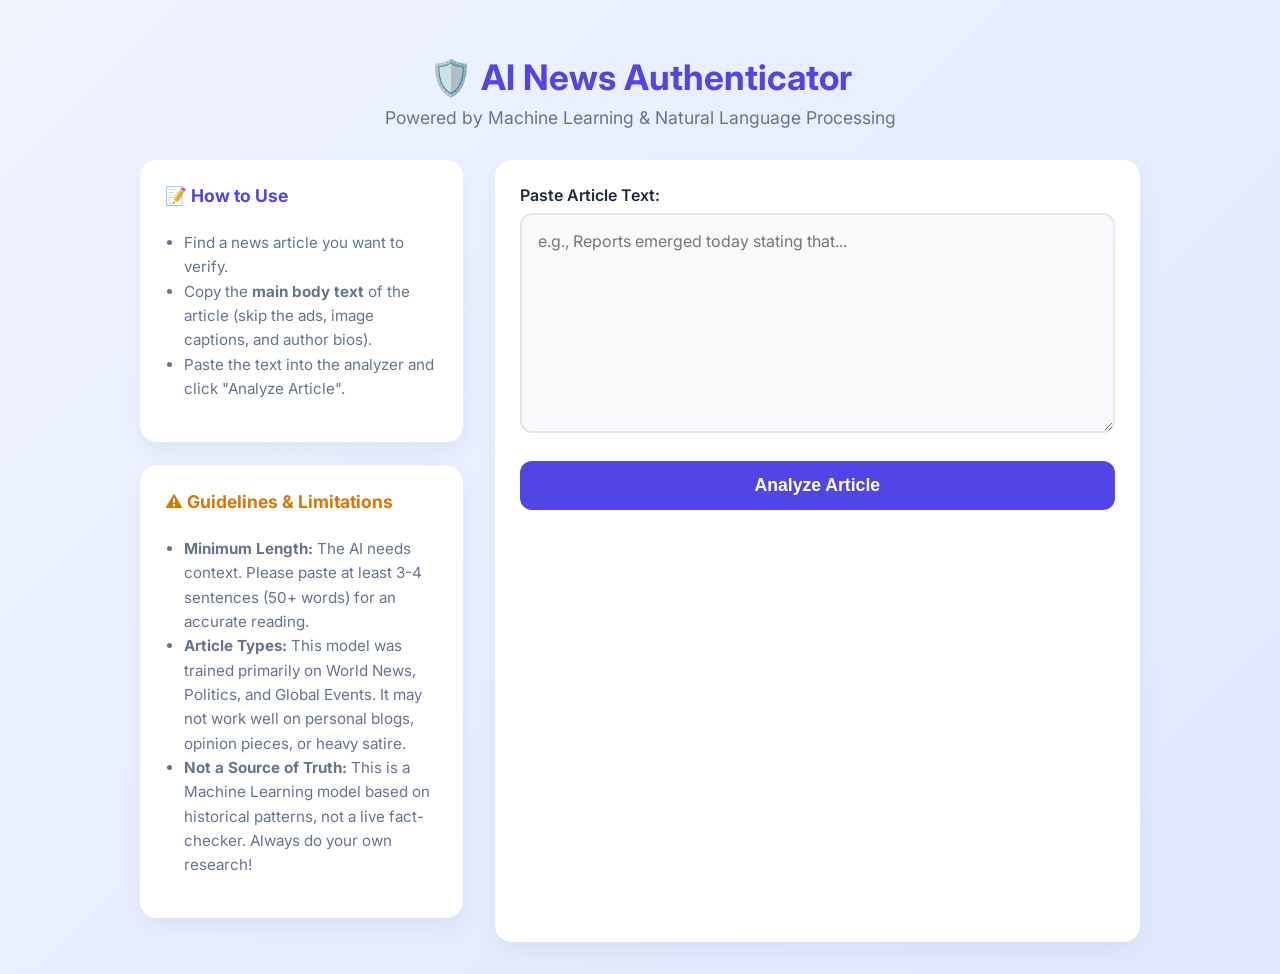
<file: frontend/index.html>
<!DOCTYPE html>
<html lang="en">
<head>
    <meta charset="UTF-8">
    <meta name="viewport" content="width=device-width, initial-scale=1.0">
    <title>AI News Authenticator</title>
    <link rel="stylesheet" href="style.css">
    <link href="https://fonts.googleapis.com/css2?family=Inter:wght@300;400;600;700&display=swap" rel="stylesheet">
</head>
<body>

    <div class="main-wrapper">
        <header class="app-header">
            <h1>🛡️ AI News Authenticator</h1>
            <p>Powered by Machine Learning & Natural Language Processing</p>
        </header>

        <div class="content-grid">
            <aside class="info-panel">
                <div class="info-card">
                    <h3>📝 How to Use</h3>
                    <ul>
                        <li>Find a news article you want to verify.</li>
                        <li>Copy the <strong>main body text</strong> of the article (skip the ads, image captions, and author bios).</li>
                        <li>Paste the text into the analyzer and click "Analyze Article".</li>
                    </ul>
                </div>

                <div class="info-card warning-card">
                    <h3>⚠️ Guidelines & Limitations</h3>
                    <ul>
                        <li><strong>Minimum Length:</strong> The AI needs context. Please paste at least 3-4 sentences (50+ words) for an accurate reading.</li>
                        <li><strong>Article Types:</strong> This model was trained primarily on World News, Politics, and Global Events. It may not work well on personal blogs, opinion pieces, or heavy satire.</li>
                        <li><strong>Not a Source of Truth:</strong> This is a Machine Learning model based on historical patterns, not a live fact-checker. Always do your own research!</li>
                    </ul>
                </div>
            </aside>

            <main class="analyzer-panel">
                <div class="input-section">
                    <label for="news-input">Paste Article Text:</label>
                    <textarea id="news-input" placeholder="e.g., Reports emerged today stating that..."></textarea>
                    
                    <button id="analyze-btn" onclick="analyzeText()">
                        <span id="btn-text">Analyze Article</span>
                        <div id="loader" class="spinner"></div>
                    </button>
                    <p id="error-message" class="error-message"></p>
                </div>

                <div id="result-section" class="result-section hidden">
                    <div id="prediction-badge" class="prediction-badge">Loading...</div>

                    <div class="confidence-bars">
                        <div class="bar-container">
                            <div class="bar-label">
                                <span>Real News Pattern</span>
                                <span id="real-percent" class="percent-text">0%</span>
                            </div>
                            <div class="bar-bg">
                                <div id="real-bar" class="bar-fill real-fill"></div>
                            </div>
                        </div>

                        <div class="bar-container">
                            <div class="bar-label">
                                <span>Fake News Pattern</span>
                                <span id="fake-percent" class="percent-text">0%</span>
                            </div>
                            <div class="bar-bg">
                                <div id="fake-bar" class="bar-fill fake-fill"></div>
                            </div>
                        </div>
                    </div>
                </div>
            </main>
        </div>
    </div>

    <script src="script.js"></script>
</body>
</html>
</file>
<file: frontend/style.css>
/* --- Variables & Global Setup --- */
:root {
    --primary: #4f46e5;
    --primary-hover: #4338ca;
    --bg-gradient: linear-gradient(135deg, #f0f4ff 0%, #e0e7ff 100%);
    --surface: #ffffff;
    --text-main: #1e293b;
    --text-muted: #64748b;
    --fake-color: #ef4444;
    --real-color: #10b981;
    --border: #e2e8f0;
}

body {
    font-family: 'Inter', sans-serif;
    background: var(--bg-gradient);
    color: var(--text-main);
    margin: 0;
    min-height: 100vh;
    display: flex;
    justify-content: center;
    padding: 2rem 1rem;
    box-sizing: border-box;
}

.main-wrapper {
    max-width: 1000px;
    width: 100%;
}

/* --- Header --- */
.app-header {
    text-align: center;
    margin-bottom: 2rem;
}

.app-header h1 {
    font-size: 2.2rem;
    color: var(--primary);
    margin-bottom: 0.5rem;
}

.app-header p {
    color: var(--text-muted);
    font-size: 1.1rem;
    margin-top: 0;
}

/* --- Grid Layout --- */
.content-grid {
    display: grid;
    grid-template-columns: 1fr 2fr;
    gap: 2rem;
}

@media (max-width: 768px) {
    .content-grid {
        grid-template-columns: 1fr;
    }
}

/* --- Cards --- */
.info-card, .analyzer-panel {
    background: var(--surface);
    border-radius: 16px;
    padding: 1.5rem;
    box-shadow: 0 10px 25px rgba(0, 0, 0, 0.05);
    border: 1px solid white;
}

.info-card {
    margin-bottom: 1.5rem;
}

.info-card h3 {
    margin-top: 0;
    font-size: 1.1rem;
    color: var(--primary);
    border-bottom: 2px solid var(--bg-gradient);
    padding-bottom: 0.5rem;
}

.info-card ul {
    padding-left: 1.2rem;
    color: var(--text-muted);
    font-size: 0.95rem;
    line-height: 1.6;
}

.warning-card h3 {
    color: #d97706; /* Warning orange */
}

/* --- Analyzer Specifics --- */
.input-section label {
    display: block;
    font-weight: 600;
    margin-bottom: 0.5rem;
}

textarea {
    width: 100%;
    height: 220px;
    padding: 1rem;
    border: 2px solid var(--border);
    border-radius: 12px;
    font-family: inherit;
    font-size: 1rem;
    resize: vertical;
    box-sizing: border-box;
    margin-bottom: 1.5rem;
    transition: all 0.3s ease;
    background-color: #f8fafc;
}

textarea:focus {
    outline: none;
    border-color: var(--primary);
    background-color: white;
    box-shadow: 0 0 0 4px rgba(79, 70, 229, 0.1);
}

/* --- Buttons & Spinners --- */
button {
    width: 100%;
    background-color: var(--primary);
    color: white;
    border: none;
    padding: 14px;
    font-size: 1.1rem;
    font-weight: 600;
    border-radius: 12px;
    cursor: pointer;
    transition: background-color 0.2s, transform 0.1s;
    display: flex;
    justify-content: center;
    align-items: center;
    gap: 10px;
}

button:hover {
    background-color: var(--primary-hover);
}

button:active {
    transform: scale(0.98);
}

button:disabled {
    background-color: #94a3b8;
    cursor: not-allowed;
    transform: none;
}

.spinner {
    display: none;
    width: 20px;
    height: 20px;
    border: 3px solid rgba(255, 255, 255, 0.3);
    border-radius: 50%;
    border-top-color: white;
    animation: spin 1s ease-in-out infinite;
}

@keyframes spin {
    to { transform: rotate(360deg); }
}

/* --- Results --- */
.hidden {
    display: none;
}

.result-section {
    margin-top: 2rem;
    padding-top: 2rem;
    border-top: 2px dashed var(--border);
    animation: fadeIn 0.5s ease;
}

@keyframes fadeIn {
    from { opacity: 0; transform: translateY(10px); }
    to { opacity: 1; transform: translateY(0); }
}

.prediction-badge {
    text-align: center;
    padding: 12px;
    border-radius: 12px;
    font-size: 1.5rem;
    font-weight: 700;
    color: white;
    margin-bottom: 2rem;
    letter-spacing: 1px;
}

.bar-container {
    margin-bottom: 1.5rem;
}

.bar-label {
    display: flex;
    justify-content: space-between;
    font-weight: 600;
    margin-bottom: 0.5rem;
}

.percent-text {
    color: var(--text-muted);
    font-weight: 700;
}

.bar-bg {
    height: 12px;
    background-color: var(--border);
    border-radius: 6px;
    overflow: hidden;
}

.bar-fill {
    height: 100%;
    width: 0%;
    border-radius: 6px;
    transition: width 1s cubic-bezier(0.4, 0, 0.2, 1);
}

.real-fill { background-color: var(--real-color); }
.fake-fill { background-color: var(--fake-color); }

.error-message {
    color: var(--fake-color);
    text-align: center;
    margin-top: 1rem;
    font-weight: 600;
    display: none;
}
</file>
